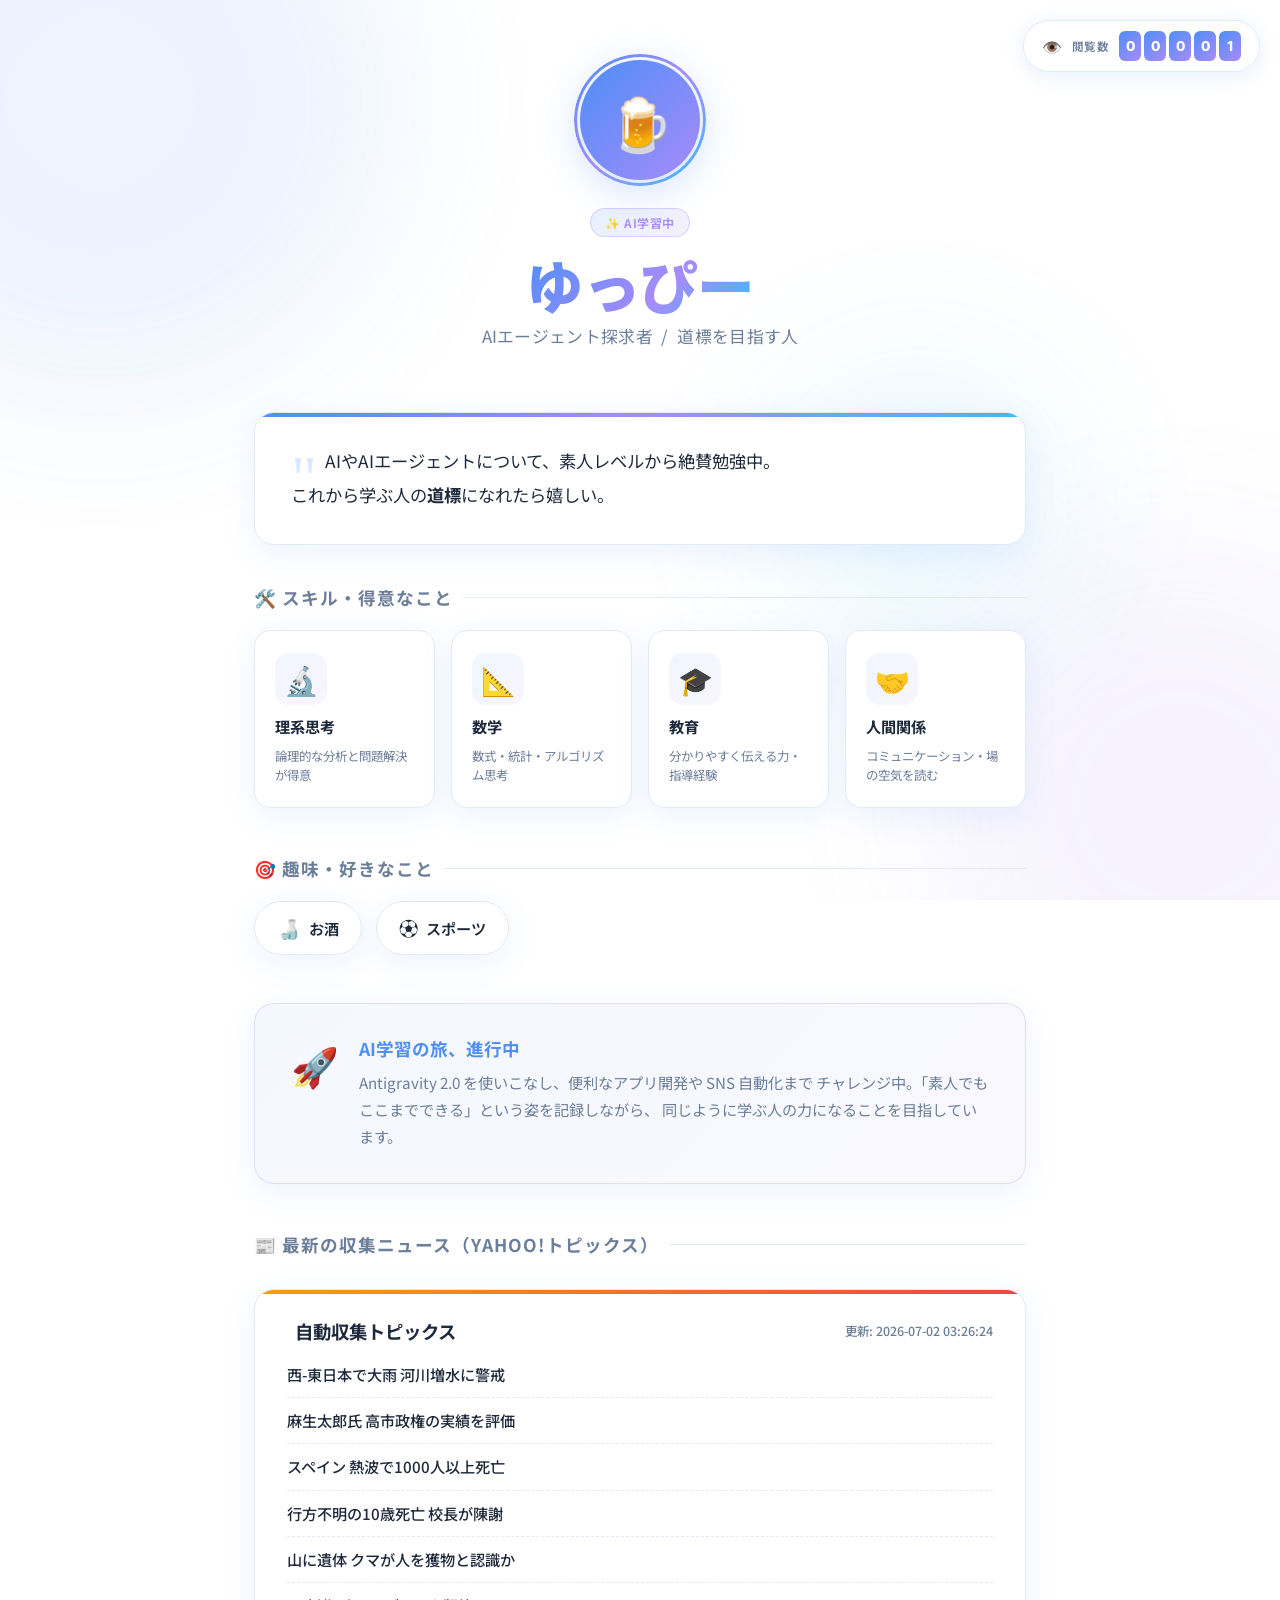
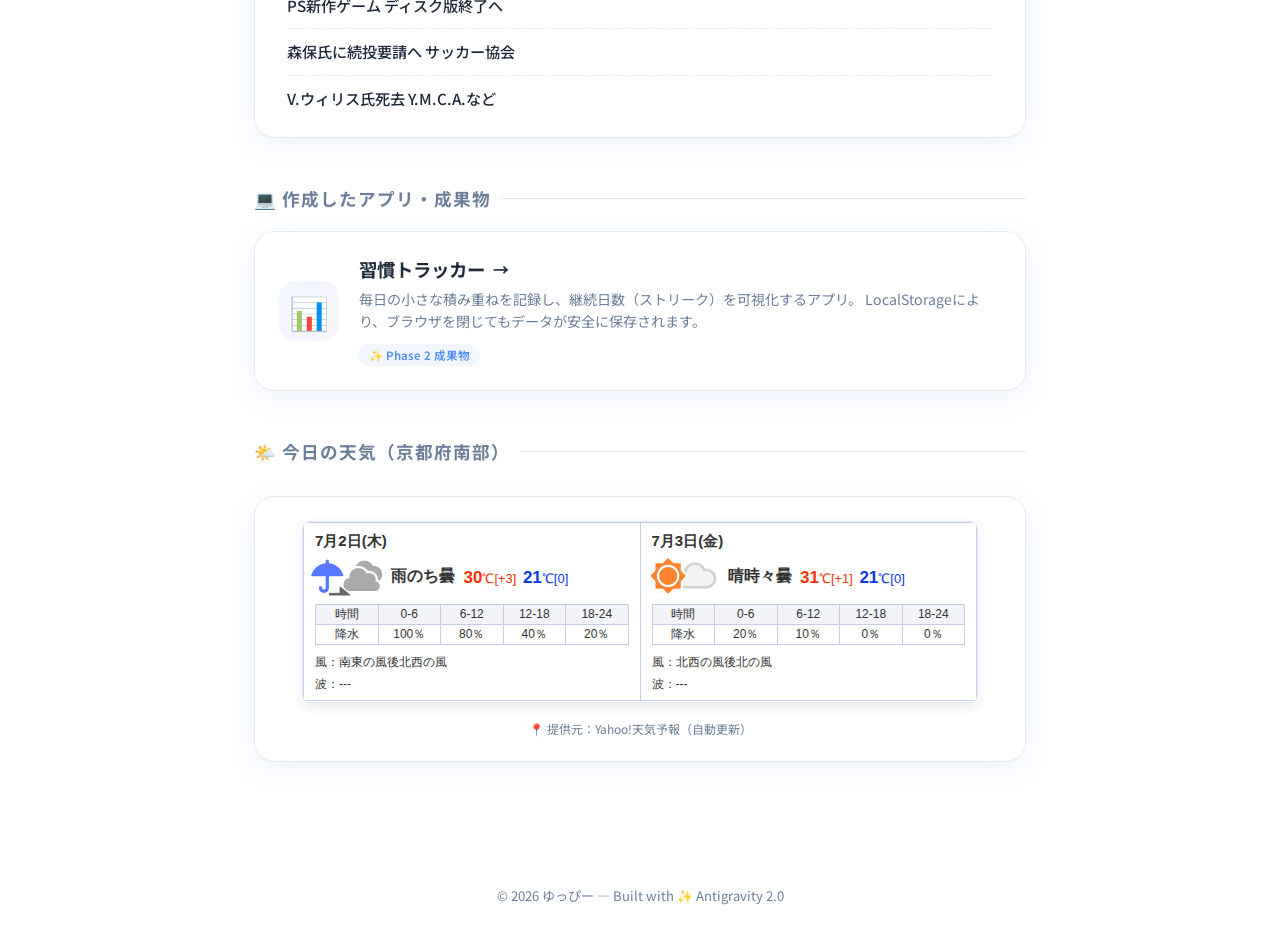
<file: index.html>
<!DOCTYPE html>
<html lang="ja">
<head>
  <meta charset="UTF-8" />
  <meta name="viewport" content="width=device-width, initial-scale=1.0" />
  <title>ゆっぴー | AI学習中・道標になりたい人</title>
  <meta name="description" content="AIやAIエージェントを素人から学ぶゆっぴーのプロフィールページ。理系・教育・人間関係が得意。これから学ぶ人の道標に。" />
  <link rel="preconnect" href="https://fonts.googleapis.com" />
  <link rel="preconnect" href="https://fonts.gstatic.com" crossorigin />
  <link href="https://fonts.googleapis.com/css2?family=Noto+Sans+JP:wght@300;400;500;700;900&family=Inter:wght@300;400;600;800&display=swap" rel="stylesheet" />
  <style>
    *, *::before, *::after {
      box-sizing: border-box;
      margin: 0;
      padding: 0;
    }

    :root {
      --primary:   #4F8EF7;
      --secondary: #A78BFA;
      --accent:    #38BDF8;
      --bg:        #FFFFFF;
      --surface:   #FFFFFF;
      --text:      #1E2A3B;
      --muted:     #6B7E9A;
      --border:    #E2EAF4;
      --shadow:    0 8px 32px rgba(79,142,247,0.10);
      --radius:    20px;
    }

    html { scroll-behavior: smooth; }

    body {
      font-family: 'Noto Sans JP', 'Inter', sans-serif;
      background: var(--bg);
      color: var(--text);
      min-height: 100vh;
      overflow-x: hidden;
    }

    /* ── BACKGROUND DECORATION ── */
    .bg-blobs {
      position: fixed;
      inset: 0;
      z-index: 0;
      pointer-events: none;
      overflow: hidden;
    }
    .blob {
      position: absolute;
      border-radius: 50%;
      filter: blur(80px);
      opacity: 0.10;
    }
    .blob-1 {
      width: 600px; height: 600px;
      background: var(--primary);
      top: -200px; left: -200px;
      animation: float1 10s ease-in-out infinite;
    }
    .blob-2 {
      width: 500px; height: 500px;
      background: var(--secondary);
      bottom: -150px; right: -150px;
      animation: float2 12s ease-in-out infinite;
    }
    .blob-3 {
      width: 300px; height: 300px;
      background: var(--accent);
      top: 40%; left: 60%;
      animation: float3 8s ease-in-out infinite;
    }

    @keyframes float1 {
      0%,100% { transform: translate(0,0) scale(1); }
      50%      { transform: translate(40px, 40px) scale(1.05); }
    }
    @keyframes float2 {
      0%,100% { transform: translate(0,0) scale(1); }
      50%      { transform: translate(-30px, -30px) scale(1.08); }
    }
    @keyframes float3 {
      0%,100% { transform: translate(0,0) scale(1); }
      50%      { transform: translate(-20px, 20px) scale(1.1); }
    }

    /* ── MAIN WRAPPER ── */
    main {
      position: relative;
      z-index: 1;
      max-width: 820px;
      margin: 0 auto;
      padding: 60px 24px 100px;
    }

    /* ── HERO ── */
    .hero {
      display: flex;
      flex-direction: column;
      align-items: center;
      text-align: center;
      margin-bottom: 64px;
      animation: fadeUp 0.8s ease both;
    }

    .avatar-wrap {
      position: relative;
      margin-bottom: 28px;
    }
    .avatar {
      width: 120px;
      height: 120px;
      border-radius: 50%;
      background: linear-gradient(135deg, var(--primary), var(--secondary));
      display: flex;
      align-items: center;
      justify-content: center;
      font-size: 52px;
      box-shadow: 0 8px 40px rgba(79,142,247,0.30);
      transition: transform 0.3s ease;
      cursor: default;
      user-select: none;
    }
    .avatar:hover { transform: scale(1.07) rotate(3deg); }

    .avatar-ring {
      position: absolute;
      inset: -6px;
      border-radius: 50%;
      border: 3px solid transparent;
      background: linear-gradient(135deg, var(--primary), var(--secondary), var(--accent)) border-box;
      -webkit-mask: linear-gradient(#fff 0 0) padding-box, linear-gradient(#fff 0 0);
      -webkit-mask-composite: destination-out;
      mask-composite: exclude;
      animation: spin 6s linear infinite;
    }
    @keyframes spin { to { transform: rotate(360deg); } }

    .badge {
      display: inline-flex;
      align-items: center;
      gap: 6px;
      background: linear-gradient(90deg, #4F8EF720, #A78BFA20);
      border: 1px solid #A78BFA50;
      color: var(--secondary);
      font-size: 12px;
      font-weight: 600;
      padding: 5px 14px;
      border-radius: 999px;
      margin-bottom: 16px;
      letter-spacing: 0.5px;
    }

    .hero h1 {
      font-size: clamp(2.4rem, 6vw, 3.6rem);
      font-weight: 900;
      line-height: 1.1;
      background: linear-gradient(135deg, var(--primary) 0%, var(--secondary) 60%, var(--accent) 100%);
      -webkit-background-clip: text;
      -webkit-text-fill-color: transparent;
      background-clip: text;
      margin-bottom: 8px;
      letter-spacing: -1px;
    }

    .hero .subtitle {
      font-size: 1.05rem;
      color: var(--muted);
      font-weight: 400;
      letter-spacing: 0.3px;
    }

    /* ── INTRO CARD ── */
    .intro-card {
      background: var(--surface);
      border: 1px solid var(--border);
      border-radius: var(--radius);
      padding: 32px 36px;
      box-shadow: var(--shadow);
      margin-bottom: 40px;
      animation: fadeUp 0.9s 0.1s ease both;
      position: relative;
      overflow: hidden;
    }
    .intro-card::before {
      content: '';
      position: absolute;
      top: 0; left: 0;
      width: 100%; height: 4px;
      background: linear-gradient(90deg, var(--primary), var(--secondary), var(--accent));
    }
    .intro-card p {
      font-size: 1.08rem;
      line-height: 1.9;
      color: var(--text);
      position: relative;
    }
    .intro-card .quote-mark {
      font-size: 4rem;
      line-height: 0;
      vertical-align: -0.5em;
      color: var(--primary);
      opacity: 0.2;
      font-family: Georgia, serif;
      margin-right: 4px;
    }

    /* ── SECTION TITLE ── */
    .section-title {
      display: flex;
      align-items: center;
      gap: 10px;
      font-size: 1.1rem;
      font-weight: 700;
      color: var(--muted);
      letter-spacing: 1px;
      text-transform: uppercase;
      margin-bottom: 20px;
    }
    .section-title span.line {
      flex: 1;
      height: 1px;
      background: var(--border);
    }

    /* ── SKILLS ── */
    .skills-grid {
      display: grid;
      grid-template-columns: repeat(auto-fill, minmax(180px, 1fr));
      gap: 16px;
      margin-bottom: 48px;
      animation: fadeUp 1s 0.2s ease both;
    }

    .skill-card {
      background: var(--surface);
      border: 1px solid var(--border);
      border-radius: 16px;
      padding: 22px 20px;
      display: flex;
      flex-direction: column;
      align-items: flex-start;
      gap: 10px;
      box-shadow: var(--shadow);
      transition: transform 0.25s ease, box-shadow 0.25s ease, border-color 0.25s ease;
      cursor: default;
    }
    .skill-card:hover {
      transform: translateY(-6px);
      box-shadow: 0 16px 40px rgba(79,142,247,0.18);
      border-color: var(--primary);
    }
    .skill-icon {
      font-size: 28px;
      width: 52px;
      height: 52px;
      display: flex;
      align-items: center;
      justify-content: center;
      border-radius: 14px;
      background: linear-gradient(135deg, #4F8EF715, #A78BFA15);
    }
    .skill-name {
      font-size: 0.95rem;
      font-weight: 700;
      color: var(--text);
    }
    .skill-desc {
      font-size: 0.78rem;
      color: var(--muted);
      line-height: 1.5;
    }

    /* ── HOBBIES ── */
    .hobbies-row {
      display: flex;
      flex-wrap: wrap;
      gap: 14px;
      margin-bottom: 48px;
      animation: fadeUp 1s 0.3s ease both;
    }

    .hobby-chip {
      display: inline-flex;
      align-items: center;
      gap: 8px;
      background: var(--surface);
      border: 1px solid var(--border);
      border-radius: 999px;
      padding: 12px 22px;
      font-size: 0.95rem;
      font-weight: 600;
      color: var(--text);
      box-shadow: var(--shadow);
      transition: transform 0.2s ease, background 0.2s ease, color 0.2s ease;
      cursor: default;
    }
    .hobby-chip:hover {
      transform: translateY(-4px) scale(1.04);
      background: linear-gradient(135deg, var(--primary), var(--secondary));
      color: #fff;
      border-color: transparent;
    }
    .hobby-chip .icon { font-size: 1.2rem; }

    /* ── AI JOURNEY ── */
    .journey-card {
      background: linear-gradient(135deg, #4F8EF710, #A78BFA10);
      border: 1px solid #A78BFA40;
      border-radius: var(--radius);
      padding: 32px 36px;
      display: flex;
      gap: 20px;
      align-items: flex-start;
      box-shadow: var(--shadow);
      animation: fadeUp 1s 0.4s ease both;
    }
    .journey-icon { font-size: 2.4rem; flex-shrink: 0; }
    .journey-text h3 {
      font-size: 1.1rem;
      font-weight: 700;
      margin-bottom: 8px;
      color: var(--primary);
    }
    .journey-text p {
      font-size: 0.95rem;
      line-height: 1.8;
      color: var(--muted);
    }

    /* ── FOOTER ── */
    footer {
      position: relative;
      z-index: 1;
      text-align: center;
      padding: 24px;
      color: var(--muted);
      font-size: 0.82rem;
    }

    /* ── ANIMATIONS ── */
    @keyframes fadeUp {
      from { opacity: 0; transform: translateY(24px); }
      to   { opacity: 1; transform: translateY(0); }
    }

    /* ── ODOMETER ── */
    .odometer-widget {
      position: fixed;
      top: 20px;
      right: 20px;
      z-index: 100;
      background: rgba(255,255,255,0.85);
      backdrop-filter: blur(12px);
      -webkit-backdrop-filter: blur(12px);
      border: 1px solid var(--border);
      border-radius: 999px;
      padding: 10px 18px;
      display: flex;
      align-items: center;
      gap: 10px;
      box-shadow: 0 4px 20px rgba(79,142,247,0.14);
      animation: fadeUp 0.6s ease both;
    }
    .odometer-label {
      font-size: 0.72rem;
      font-weight: 600;
      color: var(--muted);
      letter-spacing: 0.5px;
      white-space: nowrap;
    }
    .odometer-digits {
      display: flex;
      gap: 3px;
      align-items: center;
    }
    .odometer-digit {
      width: 22px;
      height: 30px;
      background: linear-gradient(135deg, var(--primary), var(--secondary));
      border-radius: 6px;
      overflow: hidden;
      position: relative;
    }
    .odometer-digit-inner {
      position: absolute;
      top: 0;
      left: 0;
      width: 100%;
      transition: transform 0.6s cubic-bezier(0.22, 1, 0.36, 1);
    }
    .odometer-digit-inner span {
      display: flex;
      align-items: center;
      justify-content: center;
      width: 100%;
      height: 30px;
      color: #fff;
      font-size: 0.85rem;
      font-weight: 800;
      font-family: 'Inter', monospace;
    }
    .odometer-icon { font-size: 1rem; }

    /* ── MY PROJECTS ── */
    .projects-grid {
      display: grid;
      grid-template-columns: 1fr;
      gap: 20px;
      margin-bottom: 48px;
      animation: fadeUp 1s 0.45s ease both;
    }
    .project-card {
      background: var(--surface);
      border: 1px solid var(--border);
      border-radius: var(--radius);
      padding: 24px;
      display: flex;
      gap: 20px;
      align-items: center;
      box-shadow: var(--shadow);
      text-decoration: none;
      color: inherit;
      transition: transform 0.25s ease, box-shadow 0.25s ease, border-color 0.25s ease;
    }
    .project-card:hover {
      transform: translateY(-4px);
      box-shadow: 0 16px 40px rgba(79,142,247,0.15);
      border-color: var(--primary);
    }
    .project-icon-wrap {
      width: 60px;
      height: 60px;
      display: flex;
      align-items: center;
      justify-content: center;
      border-radius: 16px;
      background: linear-gradient(135deg, #4F8EF715, #A78BFA15);
      font-size: 2rem;
      flex-shrink: 0;
    }
    .project-info h3 {
      font-size: 1.15rem;
      font-weight: 700;
      color: var(--text);
      margin-bottom: 6px;
      display: flex;
      align-items: center;
      gap: 8px;
    }
    .project-info h3::after {
      content: '→';
      font-size: 1rem;
      transition: transform 0.2s ease;
    }
    .project-card:hover .project-info h3::after {
      transform: translateX(4px);
    }
    .project-info p {
      font-size: 0.88rem;
      line-height: 1.6;
      color: var(--muted);
      margin-bottom: 8px;
    }
    .project-tag {
      display: inline-block;
      font-size: 0.72rem;
      font-weight: 600;
      color: var(--primary);
      background: #4F8EF712;
      padding: 3px 10px;
      border-radius: 999px;
    }

    /* ── LATEST NEWS ── */
    .news-card {
      background: var(--surface);
      border: 1px solid var(--border);
      border-radius: var(--radius);
      padding: 28px 32px;
      box-shadow: var(--shadow);
      margin-top: 32px;
      animation: fadeUp 1s 0.48s ease both;
      position: relative;
      overflow: hidden;
    }
    .news-card::before {
      content: '';
      position: absolute;
      top: 0; left: 0;
      width: 100%; height: 4px;
      background: linear-gradient(90deg, #F59E0B, #EF4444);
    }
    .news-header {
      display: flex;
      justify-content: space-between;
      align-items: center;
      margin-bottom: 20px;
    }
    .news-header h3 {
      font-size: 1.15rem;
      font-weight: 700;
      color: var(--text);
      display: flex;
      align-items: center;
      gap: 8px;
    }
    .news-date {
      font-size: 0.78rem;
      color: var(--muted);
      font-weight: 500;
    }
    .news-list {
      display: flex;
      flex-direction: column;
      gap: 12px;
      list-style: none;
    }
    .news-item {
      padding-bottom: 12px;
      border-bottom: 1px dashed var(--border);
    }
    .news-item:last-child {
      border-bottom: none;
      padding-bottom: 0;
    }
    .news-link {
      display: flex;
      align-items: center;
      justify-content: space-between;
      text-decoration: none;
      color: var(--text);
      font-size: 0.95rem;
      font-weight: 500;
      transition: all 0.2s ease;
      gap: 12px;
    }
    .news-link:hover {
      color: var(--primary);
    }
    .news-link span.title {
      flex: 1;
      line-height: 1.4;
      text-align: left;
    }
    .news-link i {
      font-size: 0.8rem;
      opacity: 0.5;
      transition: transform 0.2s ease;
    }
    .news-link:hover i {
      transform: translateX(4px);
      opacity: 1;
      color: var(--primary);
    }
    .news-loading {
      text-align: center;
      color: var(--muted);
      font-size: 0.9rem;
      padding: 20px 0;
      line-height: 1.6;
    }

    /* ── WEATHER CARD (Image) ── */
    .weather-image-wrap {
      background: var(--surface);
      border: 1px solid var(--border);
      border-radius: var(--radius);
      padding: 24px;
      box-shadow: var(--shadow);
      margin-top: 32px;
      text-align: center;
      animation: fadeUp 1s 0.5s ease both;
    }
    .weather-forecast-img {
      max-width: 100%;
      height: auto;
      border-radius: 8px;
      border: 1px solid var(--border);
      box-shadow: 0 4px 12px rgba(0,0,0,0.08);
      transition: transform 0.3s ease;
    }
    .weather-forecast-img:hover {
      transform: scale(1.01);
    }
    .weather-location {
      font-size: 0.75rem;
      color: var(--muted);
      margin-top: 12px;
      display: flex;
      align-items: center;
      justify-content: center;
      gap: 4px;
    }

    /* ── RESPONSIVE ── */
    @media (max-width: 600px) {
      main { padding: 40px 16px 80px; }
      .intro-card { padding: 24px 20px; }
      .journey-card { flex-direction: column; }
      .odometer-widget { top: 12px; right: 12px; padding: 8px 14px; }
    }
  </style>
</head>
<body>

  <!-- 背景の装飾ブロブ -->
  <div class="bg-blobs" aria-hidden="true">
    <div class="blob blob-1"></div>
    <div class="blob blob-2"></div>
    <div class="blob blob-3"></div>
  </div>

  <!-- ── ODOMETER ── -->
  <div class="odometer-widget" id="odometer-widget" aria-label="閲覧数">
    <span class="odometer-icon">👁️</span>
    <span class="odometer-label">閲覧数</span>
    <div class="odometer-digits" id="odometer-digits"></div>
  </div>

  <main>
    <!-- ── HERO ── -->
    <section class="hero" id="hero">
      <div class="avatar-wrap">
        <div class="avatar" aria-label="ゆっぴーのアバター">🍺</div>
        <div class="avatar-ring"></div>
      </div>
      <span class="badge">✨ AI学習中</span>
      <h1>ゆっぴー</h1>
      <p class="subtitle">AIエージェント探求者 &nbsp;/&nbsp; 道標を目指す人</p>
    </section>

    <!-- ── INTRO ── -->
    <div class="intro-card" id="intro">
      <p>
        <span class="quote-mark">"</span>
        AIやAIエージェントについて、素人レベルから絶賛勉強中。<br />
        これから学ぶ人の<strong>道標</strong>になれたら嬉しい。
      </p>
    </div>

    <!-- ── SKILLS ── -->
    <div class="section-title" id="skills">
      🛠️ スキル・得意なこと
      <span class="line"></span>
    </div>
    <div class="skills-grid">
      <div class="skill-card" id="skill-science">
        <div class="skill-icon">🔬</div>
        <div class="skill-name">理系思考</div>
        <div class="skill-desc">論理的な分析と問題解決が得意</div>
      </div>
      <div class="skill-card" id="skill-math">
        <div class="skill-icon">📐</div>
        <div class="skill-name">数学</div>
        <div class="skill-desc">数式・統計・アルゴリズム思考</div>
      </div>
      <div class="skill-card" id="skill-education">
        <div class="skill-icon">🎓</div>
        <div class="skill-name">教育</div>
        <div class="skill-desc">分かりやすく伝える力・指導経験</div>
      </div>
      <div class="skill-card" id="skill-communication">
        <div class="skill-icon">🤝</div>
        <div class="skill-name">人間関係</div>
        <div class="skill-desc">コミュニケーション・場の空気を読む</div>
      </div>
    </div>

    <!-- ── HOBBIES ── -->
    <div class="section-title" id="hobbies">
      🎯 趣味・好きなこと
      <span class="line"></span>
    </div>
    <div class="hobbies-row">
      <div class="hobby-chip" id="hobby-sake">
        <span class="icon">🍶</span> お酒
      </div>
      <div class="hobby-chip" id="hobby-sports">
        <span class="icon">⚽</span> スポーツ
      </div>
    </div>

    <!-- ── AI JOURNEY ── -->
    <div class="journey-card" id="journey">
      <div class="journey-icon">🚀</div>
      <div class="journey-text">
        <h3>AI学習の旅、進行中</h3>
        <p>
          Antigravity 2.0 を使いこなし、便利なアプリ開発や SNS 自動化まで
          チャレンジ中。「素人でもここまでできる」という姿を記録しながら、
          同じように学ぶ人の力になることを目指しています。
        </p>
      </div>
    </div>

    <!-- ── LATEST NEWS ── -->
    <div class="section-title" id="news-section-title" style="margin-top:48px;">
      📰 最新の収集ニュース（Yahoo!トピックス）
      <span class="line"></span>
    </div>
    <div class="news-card" id="news-card">
      <div class="news-header">
        <h3><i class="fa-solid fa-square-rss" style="color: #EF4444;"></i> 自動収集トピックス</h3>
        <span class="news-date" id="news-update-date">取得中...</span>
      </div>
      <div class="news-loading" id="news-loading-status">
        データファイル (news.json) を読み込み中...
      </div>
      <ul class="news-list" id="news-list-container" style="display: none;">
        <!-- JavaScriptで動的に挿入されます -->
      </ul>
    </div>

    <!-- ── MY PROJECTS ── -->
    <div class="section-title" id="projects" style="margin-top:48px;">
      💻 作成したアプリ・成果物
      <span class="line"></span>
    </div>
    <div class="projects-grid">
      <a href="habit-tracker/index.html" class="project-card" id="project-habit-tracker">
        <div class="project-icon-wrap">
          <span class="project-icon">📊</span>
        </div>
        <div class="project-info">
          <h3>習慣トラッカー</h3>
          <p>
            毎日の小さな積み重ねを記録し、継続日数（ストリーク）を可視化するアプリ。
            LocalStorageにより、ブラウザを閉じてもデータが安全に保存されます。
          </p>
          <span class="project-tag">✨ Phase 2 成果物</span>
        </div>
      </a>
    </div>

    <!-- ── WEATHER ── -->
    <div class="section-title" id="weather-title" style="margin-top:48px;">
      🌤️ 今日の天気（京都府南部）
      <span class="line"></span>
    </div>
    <div class="weather-image-wrap">
      <img src="weather.png" alt="京都府南部の天気予報" class="weather-forecast-img">
      <div class="weather-location">📍 提供元：Yahoo!天気予報（自動更新）</div>
    </div>
  </main>

  <footer>
    <p>© 2026 ゆっぴー — Built with ✨ Antigravity 2.0</p>
  </footer>

<script>
  /* ─── ODOMETER ─── */
  (function () {
    const KEY = 'yuppie_view_count';
    let count = parseInt(localStorage.getItem(KEY) || '0', 10) + 1;
    localStorage.setItem(KEY, count);

    const container = document.getElementById('odometer-digits');
    // 5桁でゼロ埋め
    const digits = String(count).padStart(5, '0').split('');

    function buildDigit(targetNum) {
      const wrap = document.createElement('div');
      wrap.className = 'odometer-digit';

      const inner = document.createElement('div');
      inner.className = 'odometer-digit-inner';

      // 0→ 9の順に上から並べる
      for (let i = 0; i <= 9; i++) {
        const s = document.createElement('span');
        s.textContent = i;
        inner.appendChild(s);
      }

      wrap.appendChild(inner);

      // 最初は 0番（0px）を表示し、ターゲットまで上方向にスライド
      inner.style.transform = 'translateY(0px)';
      setTimeout(() => {
        inner.style.transform = `translateY(-${targetNum * 30}px)`;
      }, 200);

      return wrap;
    }

    digits.forEach(d => container.appendChild(buildDigit(parseInt(d, 10))));
  })();

  /* ─── WEATHER (Open-Meteo) ───
     ※現在はスクレイピングによる weather.png 読み込みに移行したため、API連携は不要になりました。
  */

  /* ─── LATEST NEWS (Scraped JSON) ─── */
  (function () {
    const jsonUrl = 'news.json';
    const container = document.getElementById('news-list-container');
    const loading = document.getElementById('news-loading-status');
    const dateLabel = document.getElementById('news-update-date');

    if (!container || !loading || !dateLabel) return;

    fetch(jsonUrl)
      .then(r => {
        if (!r.ok) throw new Error('Not found');
        return r.json();
      })
      .then(data => {
        if (!data || !data.news || data.news.length === 0) {
          throw new Error('Empty news');
        }

        dateLabel.textContent = `更新: ${data.scrapedAt}`;
        loading.style.display = 'none';
        container.style.display = 'flex';

        data.news.forEach(item => {
          const li = document.createElement('li');
          li.className = 'news-item';
          
          const a = document.createElement('a');
          a.className = 'news-link';
          a.href = item.url;
          a.target = '_blank';
          a.innerHTML = `<span class="title">${item.title}</span><i class="fa-solid fa-chevron-right"></i>`;
          
          li.appendChild(a);
          container.appendChild(li);
        });
      })
      .catch(err => {
        console.log('News load skipped or error:', err);
        loading.textContent = '⚠️ 自動収集ニュースがまだ作成されていないか、読み込めませんでした。Pythonスクリプトを実行してデータをアップロードしてください。';
        dateLabel.textContent = '未同期';
      });
  })();
</script>

</body>
</html>
</file>
